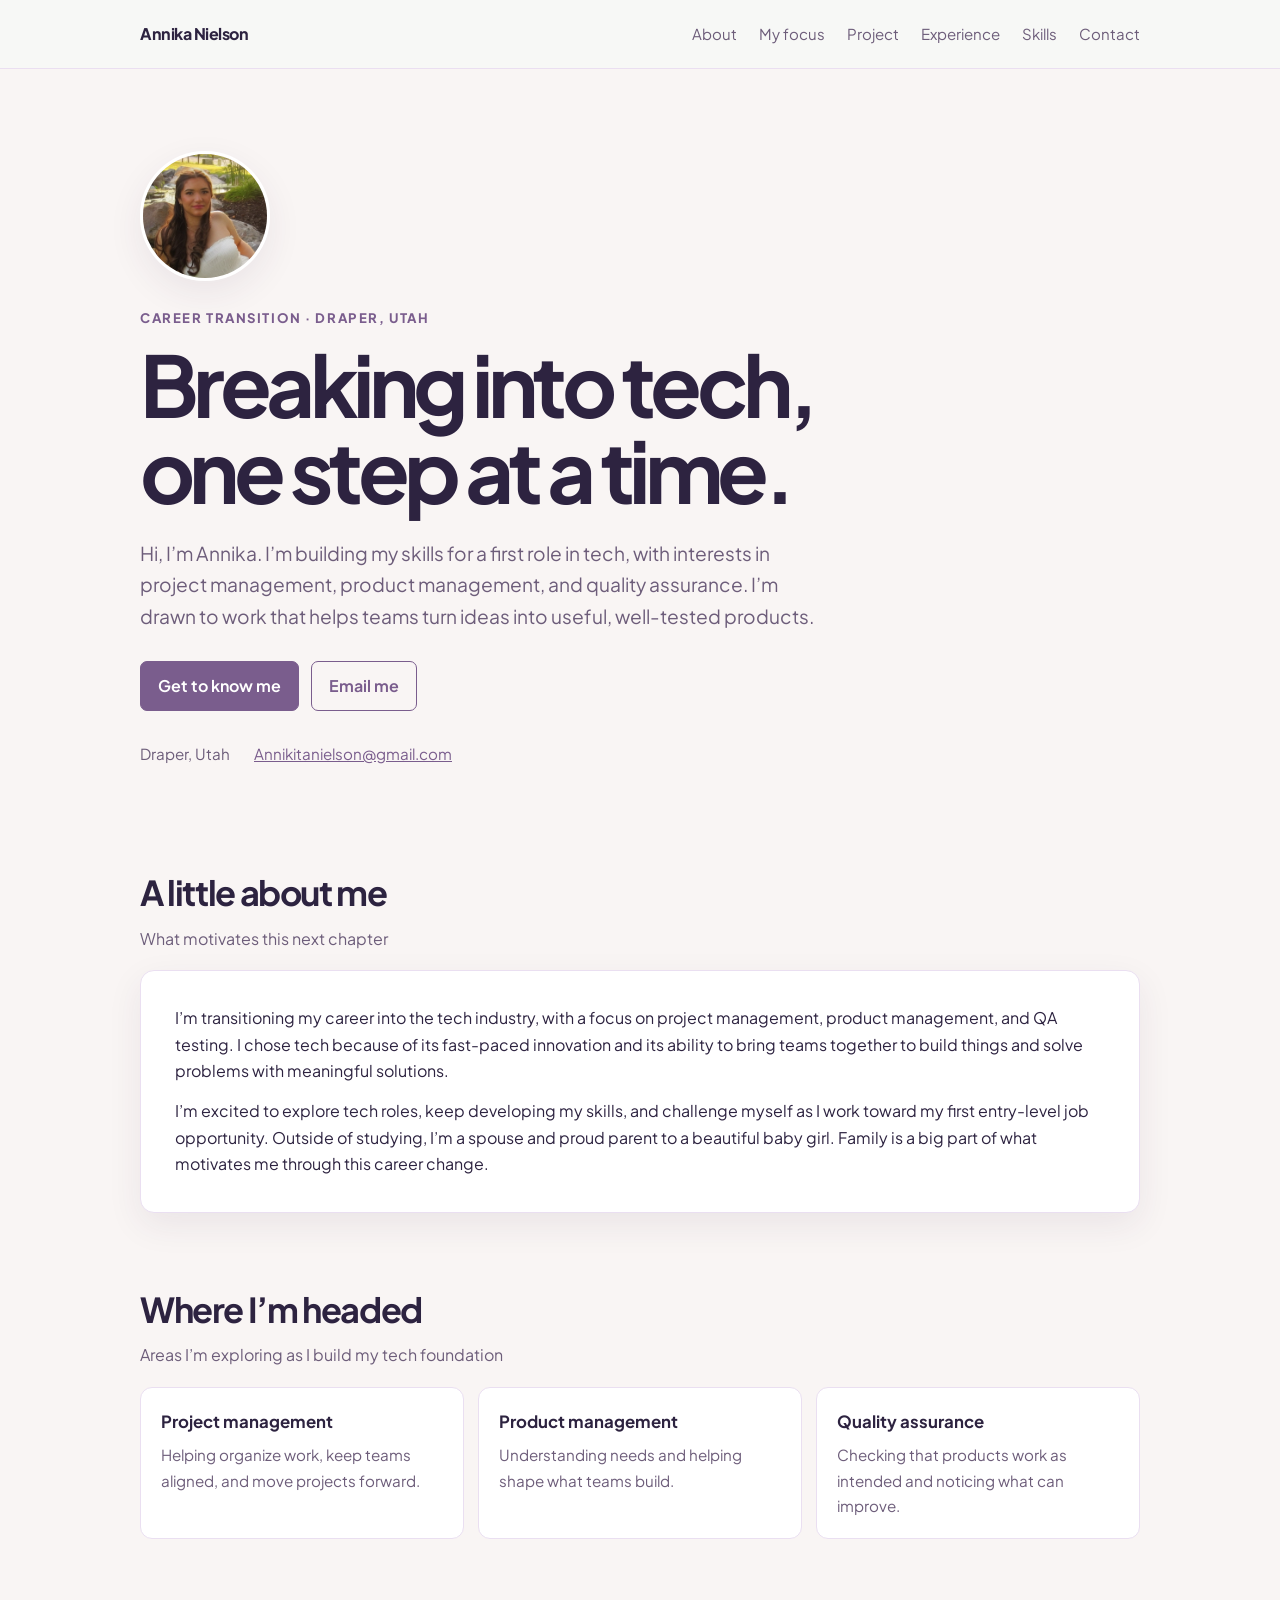
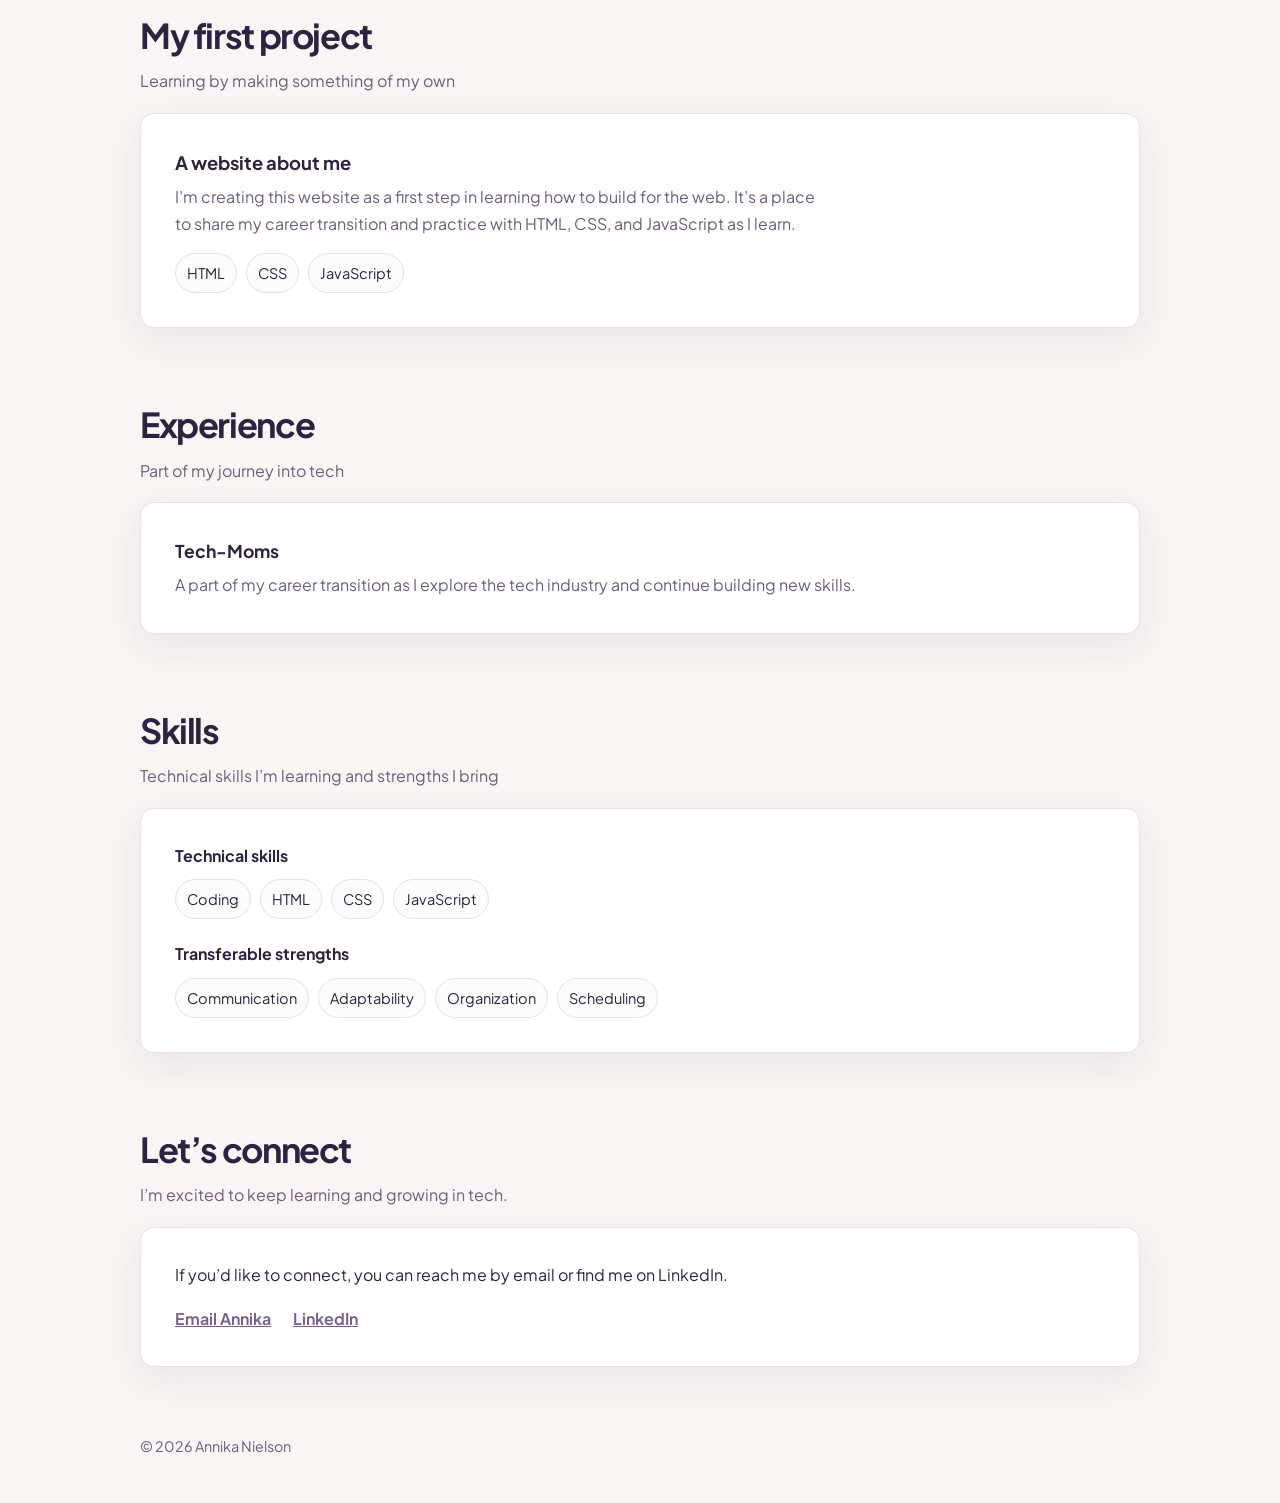
<file: website/index.html>
<!DOCTYPE html>
<html lang="en">
<head>
  <meta charset="UTF-8">
  <meta name="viewport" content="width=device-width, initial-scale=1">
  <meta
    name="description"
    content="Annika Nielson is transitioning into tech, exploring project management, product management, and quality assurance."
  >
  <title>Annika Nielson | Breaking into Tech</title>

  <style>
    @import url('https://fonts.googleapis.com/css2?family=Plus+Jakarta+Sans:wght@400;500;600;700;800&display=swap');

     :root {
  --background: #f9f5f4;    /* soft cream */
  --surface: #ffffff;        /* white cards */
  --text: #2d2340;           /* deep plum/lavender text */
  --muted: #6d5d7a;          /* muted purple-gray */
  --accent: #7a5d8d;         /* lavender/plum */
  --accent-light: #f0e7f6;   /* light lavender tint */
  --border: #eadff1;         /* soft purple border */
  --shadow: 0 12px 35px rgba(58, 43, 72, 0.08);

    }

    * {
      box-sizing: border-box;
    }

    html {
      scroll-behavior: smooth;
    }

    body {
      margin: 0;
      background: var(--background);
      color: var(--text);
      font-family: "Plus Jakarta Sans", sans-serif;
      line-height: 1.65;
    }

    h1, h2, h3 {
      font-family: "Plus Jakarta Sans", sans-serif;
    }

    a {
      color: var(--accent);
    }

    a:focus-visible {
      outline: 3px solid var(--accent);
      outline-offset: 4px;
    }

    .container {
      width: min(100% - 40px, 1000px);
      margin: 0 auto;
    }

    header {
      position: sticky;
      top: 0;
      z-index: 10;
      background: rgba(247, 248, 246, 0.94);
      border-bottom: 1px solid var(--border);
      backdrop-filter: blur(12px);
    }

    nav {
      display: flex;
      min-height: 68px;
      align-items: center;
      justify-content: space-between;
      gap: 20px;
    }

    .brand {
      color: var(--text);
      font-weight: 750;
      text-decoration: none;
      letter-spacing: -0.03em;
    }

    .nav-links {
      display: flex;
      flex-wrap: wrap;
      gap: 22px;
    }

    .nav-links a {
      color: var(--muted);
      font-size: 0.94rem;
      text-decoration: none;
    }

    .nav-links a:hover {
      color: var(--accent);
    }

    .hero {
      padding: 82px 0 64px;
    }

    .profile-photo {
      display: block;
      width: 130px;
      height: 130px;
      margin-bottom: 26px;
      border: 3px solid var(--surface);
      border-radius: 50%;
      object-fit: cover;
      box-shadow: var(--shadow);
    }

    .eyebrow {
      margin: 0 0 12px;
      color: var(--accent);
      font-size: 0.82rem;
      font-weight: 750;
      letter-spacing: 0.12em;
      text-transform: uppercase;
    }

    h1 {
      max-width: 760px;
      margin: 0;
      font-size: clamp(2.8rem, 8vw, 5.3rem);
      line-height: 1.02;
      letter-spacing: -0.065em;
    }

    .hero-copy {
      max-width: 680px;
      margin: 24px 0 0;
      color: var(--muted);
      font-size: clamp(1.05rem, 2vw, 1.2rem);
    }

    .button-row {
      display: flex;
      flex-wrap: wrap;
      gap: 12px;
      margin-top: 28px;
    }

    .button {
      display: inline-block;
      padding: 11px 17px;
      border: 1px solid var(--accent);
      border-radius: 7px;
      background: var(--accent);
      color: white;
      font-weight: 650;
      text-decoration: none;
    }

    .button:hover {
      background: #205849;
      text-decoration: none;
    }

    .button.secondary {
      background: transparent;
      color: var(--accent);
    }

    .button.secondary:hover {
      background: var(--accent-light);
    }

    .details {
      display: flex;
      flex-wrap: wrap;
      gap: 10px 24px;
      margin-top: 30px;
      color: var(--muted);
      font-size: 0.95rem;
    }

    section {
      padding: 34px 0;
      scroll-margin-top: 84px;
    }

    .section-heading {
      margin-bottom: 18px;
    }

    .section-heading h2 {
      margin: 0;
      font-size: clamp(1.65rem, 4vw, 2.15rem);
      letter-spacing: -0.04em;
    }

    .section-heading p {
      margin: 5px 0 0;
      color: var(--muted);
    }

    .panel {
      padding: clamp(22px, 5vw, 34px);
      border: 1px solid var(--border);
      border-radius: 14px;
      background: var(--surface);
      box-shadow: var(--shadow);
    }

    .panel p {
      margin: 0;
    }

    .panel p + p {
      margin-top: 14px;
    }

    .focus-grid {
      display: grid;
      grid-template-columns: repeat(3, 1fr);
      gap: 14px;
    }

    .focus-card {
      padding: 20px;
      border: 1px solid var(--border);
      border-radius: 12px;
      background: var(--surface);
    }

    .focus-card h3 {
      margin: 0 0 7px;
      font-size: 1.05rem;
    }

    .focus-card p {
      margin: 0;
      color: var(--muted);
      font-size: 0.95rem;
    }

    .project-card {
      display: flex;
      flex-wrap: wrap;
      align-items: flex-start;
      justify-content: space-between;
      gap: 16px;
    }

    .project-card h3 {
      margin: 0 0 6px;
      font-size: 1.15rem;
    }

    .project-card p {
      max-width: 650px;
      margin-bottom: 16px;
      color: var(--muted);
    }

    .status {
      display: inline-block;
      padding: 5px 10px;
      border-radius: 999px;
      background: var(--accent-light);
      color: var(--accent);
      font-size: 0.82rem;
      font-weight: 700;
      white-space: nowrap;
    }

    .skill-group + .skill-group {
      margin-top: 22px;
    }

    .skill-group h3 {
      margin: 0 0 10px;
      font-size: 1rem;
    }

    .tags {
      display: flex;
      flex-wrap: wrap;
      gap: 9px;
    }

    .tag {
      padding: 7px 11px;
      border: 1px solid var(--border);
      border-radius: 999px;
      background: #fbfcfb;
      color: var(--text);
      font-size: 0.91rem;
    }

    .experience-entry h3 {
      margin: 0 0 6px;
      font-size: 1.1rem;
    }

    .experience-entry p {
      color: var(--muted);
    }

    .contact-links {
      display: flex;
      flex-wrap: wrap;
      gap: 12px 22px;
      margin-top: 18px;
    }

    .contact-links a {
      font-weight: 650;
    }

    footer {
      padding: 34px 0 44px;
      color: var(--muted);
      font-size: 0.9rem;
    }

    @media (max-width: 680px) {
      nav {
        align-items: flex-start;
        flex-direction: column;
        justify-content: center;
        padding: 14px 0;
      }

      .nav-links {
        gap: 12px 18px;
      }

      .hero {
        padding-top: 60px;
      }

      .focus-grid {
        grid-template-columns: 1fr;
      }
    }

    @media (prefers-reduced-motion: reduce) {
      html {
        scroll-behavior: auto;
      }
    }
  </style>
</head>

<body>
  <header>
    <nav class="container" aria-label="Main navigation">
      <a class="brand" href="#home">Annika Nielson</a>

      <div class="nav-links">
        <a href="#about">About</a>
        <a href="#focus">My focus</a>
        <a href="#projects">Project</a>
        <a href="#experience">Experience</a>
        <a href="#skills">Skills</a>
        <a href="#contact">Contact</a>
      </div>
    </nav>
  </header>

  <main>
    <section class="hero container" id="home">
      <img
        class="profile-photo"
        src="annika.jpeg"
        alt="Portrait of Annika Nielson"
      >

      <p class="eyebrow">Career transition · Draper, Utah</p>
      <h1>Breaking into tech, one step at a time.</h1>

      <p class="hero-copy">
        Hi, I’m Annika. I’m building my skills for a first role in tech, with
        interests in project management, product management, and quality
        assurance. I’m drawn to work that helps teams turn ideas into useful,
        well-tested products.
      </p>

      <div class="button-row">
        <a class="button" href="#about">Get to know me</a>
        <a class="button secondary" href="mailto:Annikitanielson@gmail.com">
          Email me
        </a>
      </div>

      <div class="details">
        <span>Draper, Utah</span>
        <a href="mailto:Annikitanielson@gmail.com">
          Annikitanielson@gmail.com
        </a>
      </div>
    </section>

    <section class="container" id="about">
      <div class="section-heading">
        <h2>A little about me</h2>
        <p>What motivates this next chapter</p>
      </div>

      <div class="panel">
        <p>
          I’m transitioning my career into the tech industry, with a focus on
          project management, product management, and QA testing. I chose tech
          because of its fast-paced innovation and its ability to bring teams
          together to build things and solve problems with meaningful solutions.
        </p>
        <p>
          I’m excited to explore tech roles, keep developing my skills, and
          challenge myself as I work toward my first entry-level job opportunity.
          Outside of studying, I’m a spouse and proud parent to a beautiful baby
          girl. Family is a big part of what motivates me through this career
          change.
        </p>
      </div>
    </section>

    <section class="container" id="focus">
      <div class="section-heading">
        <h2>Where I’m headed</h2>
        <p>Areas I’m exploring as I build my tech foundation</p>
      </div>

      <div class="focus-grid">
        <article class="focus-card">
          <h3>Project management</h3>
          <p>
            Helping organize work, keep teams aligned, and move projects forward.
          </p>
        </article>

        <article class="focus-card">
          <h3>Product management</h3>
          <p>
            Understanding needs and helping shape what teams build.
          </p>
        </article>

        <article class="focus-card">
          <h3>Quality assurance</h3>
          <p>
            Checking that products work as intended and noticing what can improve.
          </p>
        </article>
      </div>
    </section>

    <section class="container" id="projects">
      <div class="section-heading">
        <h2>My first project</h2>
        <p>Learning by making something of my own</p>
      </div>

      <article class="panel project-card">
        <div>
          <h3>A website about me</h3>
          <p>
            I’m creating this website as a first step in learning how to build
            for the web. It’s a place to share my career transition and practice
            with HTML, CSS, and JavaScript as I learn.
          </p>
          <div class="tags" aria-label="Project skills">
            <span class="tag">HTML</span>
            <span class="tag">CSS</span>
            <span class="tag">JavaScript</span>
          </div>
        </div>
        
      </article>
    </section>

    <section class="container" id="experience">
      <div class="section-heading">
        <h2>Experience</h2>
        <p>Part of my journey into tech</p>
      </div>

      <div class="panel experience-entry">
        <h3>Tech-Moms</h3>
        <p>
          A part of my career transition as I explore the tech industry and
          continue building new skills.
        </p>
      </div>
    </section>

    <section class="container" id="skills">
      <div class="section-heading">
        <h2>Skills</h2>
        <p>Technical skills I’m learning and strengths I bring</p>
      </div>

      <div class="panel">
        <div class="skill-group">
          <h3>Technical skills</h3>
          <div class="tags">
            <span class="tag">Coding</span>
            <span class="tag">HTML</span>
            <span class="tag">CSS</span>
            <span class="tag">JavaScript</span>
          </div>
        </div>

        <div class="skill-group">
          <h3>Transferable strengths</h3>
          <div class="tags">
            <span class="tag">Communication</span>
            <span class="tag">Adaptability</span>
            <span class="tag">Organization</span>
            <span class="tag">Scheduling</span>
          </div>
        </div>
      </div>
    </section>

    <section class="container" id="contact">
      <div class="section-heading">
        <h2>Let’s connect</h2>
        <p>I’m excited to keep learning and growing in tech.</p>
      </div>

      <div class="panel">
        <p>
          If you’d like to connect, you can reach me by email or find me on
          LinkedIn.
        </p>

        <div class="contact-links">
          <a href="mailto:Annikitanielson@gmail.com">Email Annika</a>
          <a
            href="https://www.linkedin.com/in/annika-nielson321"
            target="_blank"
            rel="noopener noreferrer"
          >
            LinkedIn
          </a>
        </div>
      </div>
    </section>
  </main>

  <footer class="container">
    © 2026 Annika Nielson
  </footer>
</body>
</html>
</file>
